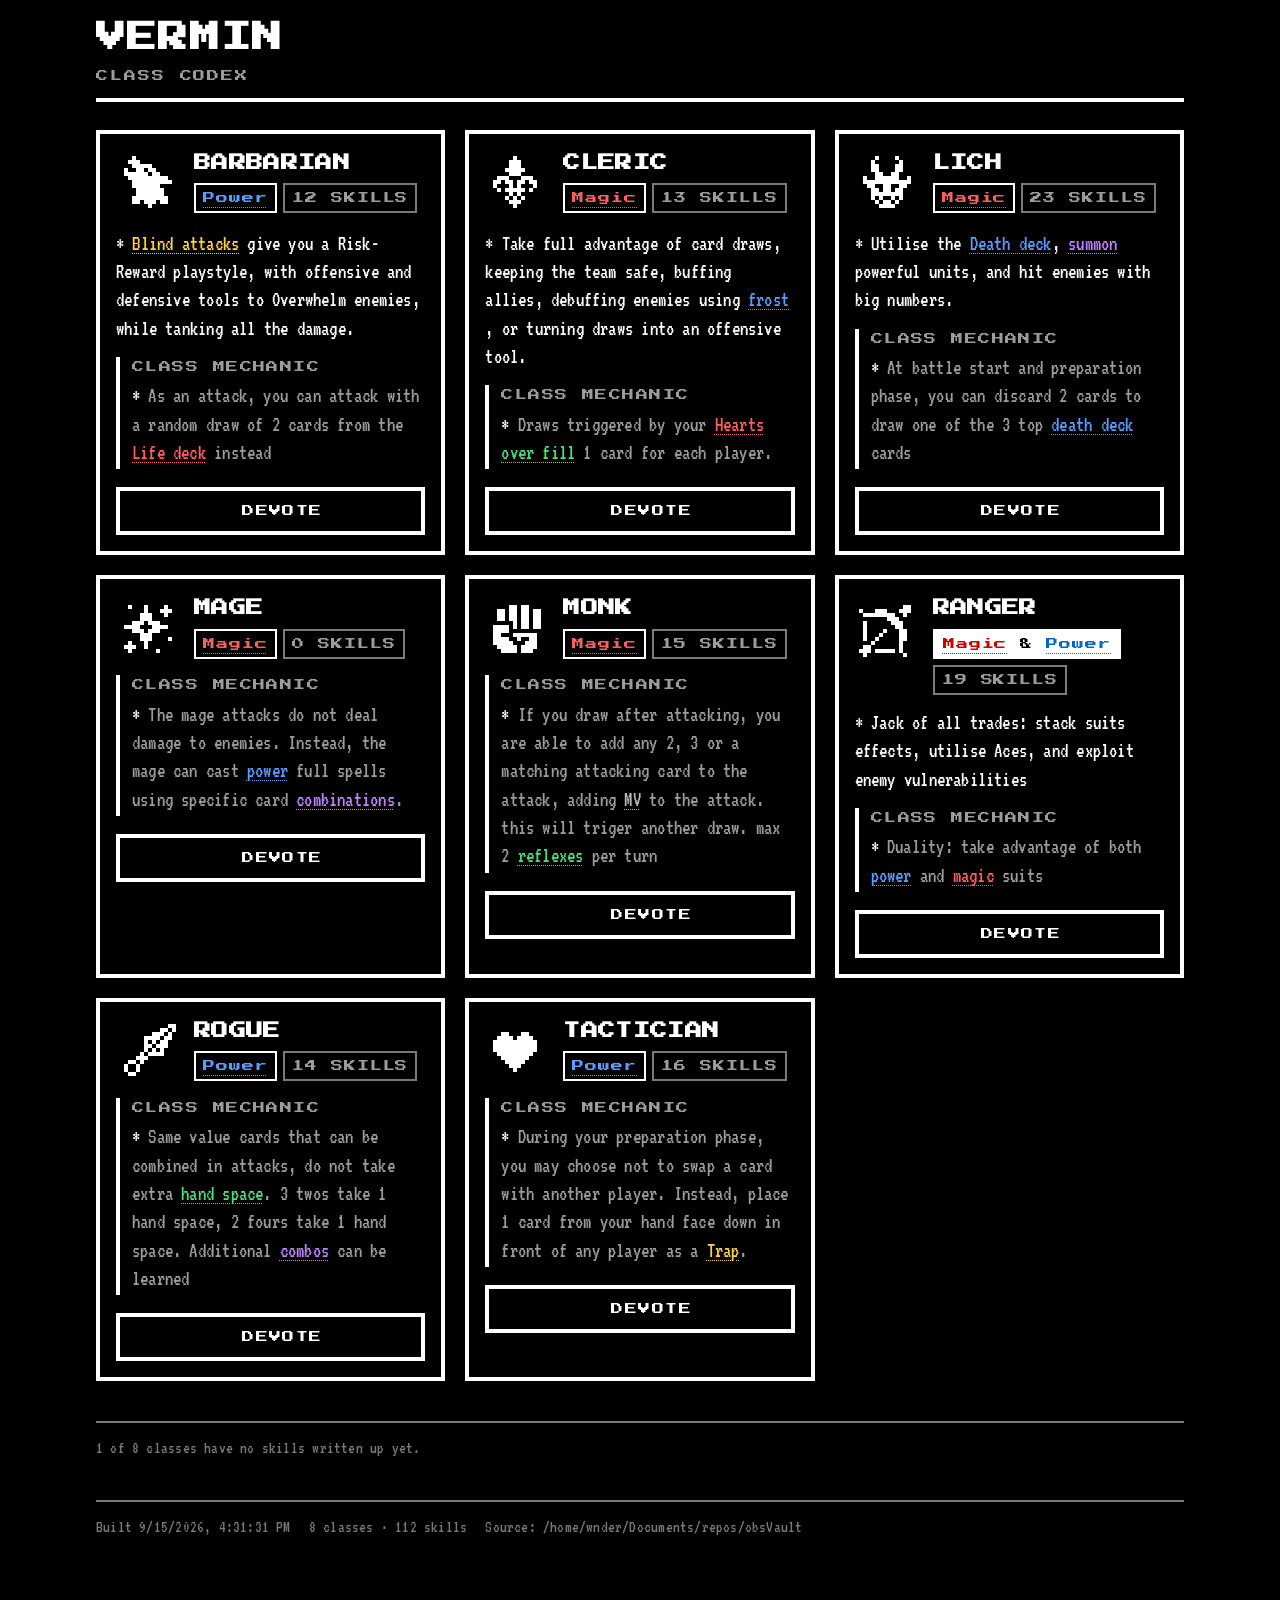
<file: index.html>
<!DOCTYPE html>
<html lang="en">
<head>
<meta charset="utf-8">
<meta name="viewport" content="width=device-width, initial-scale=1, viewport-fit=cover">
<meta name="color-scheme" content="dark">
<title>Vermin — Class Codex</title>
<meta name="description" content="Classes and skills for Vermin, read straight out of the vault.">
<link rel="icon" href="favicon.svg" type="image/svg+xml">
<link rel="preconnect" href="https://fonts.googleapis.com">
<link rel="preconnect" href="https://fonts.gstatic.com" crossorigin>
<link rel="stylesheet" href="https://fonts.googleapis.com/css2?family=Press+Start+2P&amp;family=VT323&amp;display=swap">
<link rel="stylesheet" href="style.css">
</head>
<body>

<header class="masthead">
  <h1>Vermin</h1>
  <span class="sub">Class Codex</span>
</header>

<main class="grid" id="classes"></main>

<p class="foot"><span id="note"></span></p>

<footer class="foot" id="stamp"></footer>

<script src="data.js"></script>
<script src="sprites.js"></script>
<script src="app.js"></script>
</body>
</html>
</file>
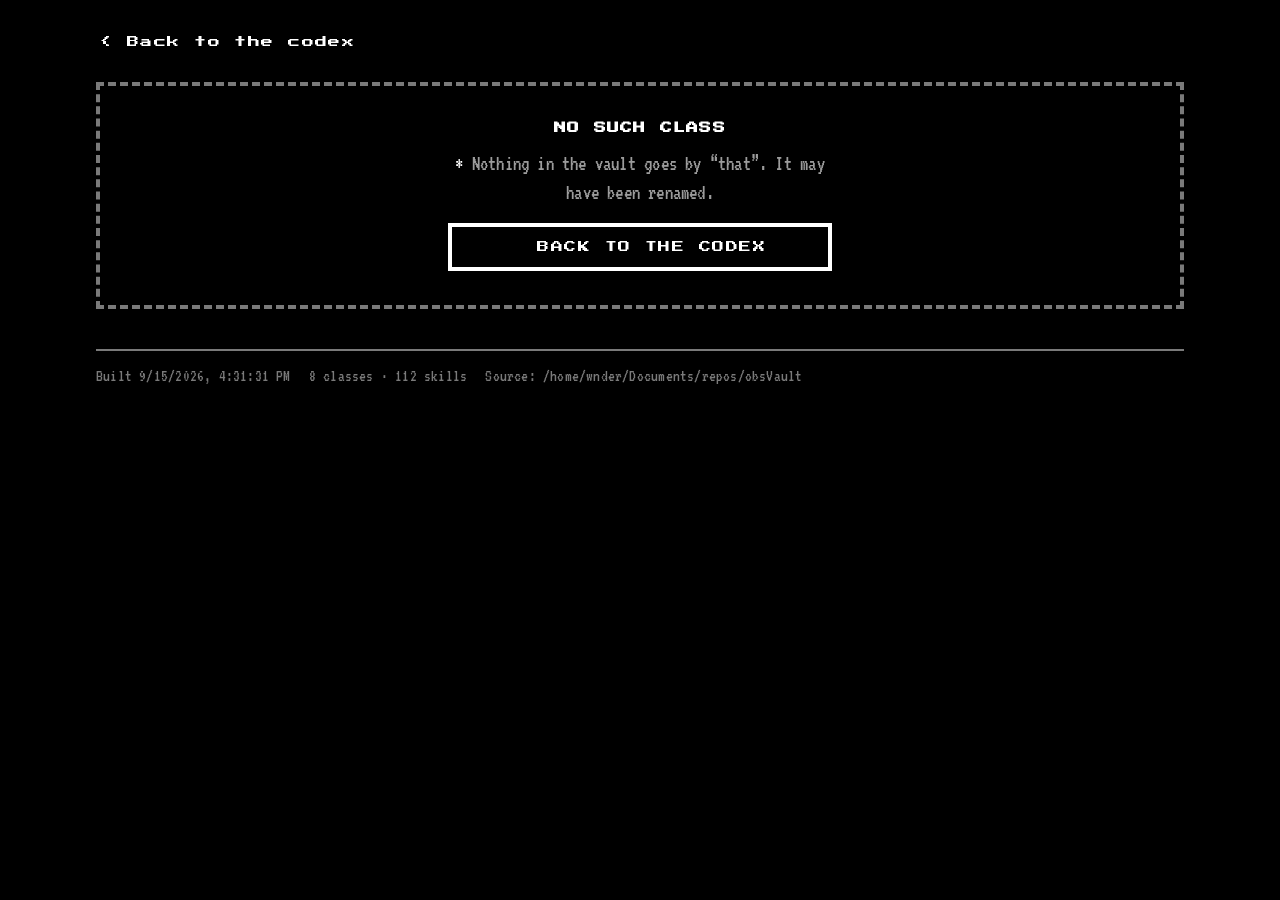
<file: class.html>
<!DOCTYPE html>
<html lang="en">
<head>
<meta charset="utf-8">
<meta name="viewport" content="width=device-width, initial-scale=1, viewport-fit=cover">
<meta name="color-scheme" content="dark">
<title>Class — Vermin</title>
<meta name="description" content="Skills, tiers and tags for a Vermin class.">
<link rel="icon" href="favicon.svg" type="image/svg+xml">
<link rel="preconnect" href="https://fonts.googleapis.com">
<link rel="preconnect" href="https://fonts.gstatic.com" crossorigin>
<link rel="stylesheet" href="https://fonts.googleapis.com/css2?family=Press+Start+2P&amp;family=VT323&amp;display=swap">
<link rel="stylesheet" href="style.css">
</head>
<body>

<a class="back" href="index.html">&lt; Back to the codex</a>

<main id="class-root"></main>

<footer class="foot" id="stamp"></footer>

<script src="data.js"></script>
<script src="sprites.js"></script>
<script src="app.js"></script>
</body>
</html>
</file>
<file: style.css>
/* Vermin class codex — white on black, Undertale/Deltarune UI discipline.
   Rules of the house: square corners, 3-4px white borders, no shadows,
   no gradients, and a full colour inversion when something is selected. */

:root {
  --bg: #000;
  --fg: #fff;
  --dim: #9c9c9c;
  --faint: #7a7a7a; /* 4.9:1 on black — the darkest grey that still passes AA */
  --soul: #ff2d2d;

  --pixel: 'Press Start 2P', ui-monospace, 'Courier New', monospace;
  --prose: 'VT323', ui-monospace, 'Courier New', monospace;

  --line: 4px;
  --gap: 16px;

  /* Keyword colours. A note in Rules/Keywords picks one by name, so this list
     is the other half of KW_COLORS in build.mjs — add to both or the build
     warns. Every one clears WCAG AA on black; raw #0000ff is only 2.4:1 and
     would be unreadable, hence the lighter blue. */
  --kw-red: #ff5f5f;
  --kw-blue: #5b9dff;
  --kw-gold: #ffd23f;
  --kw-green: #4ade80;
  --kw-purple: #c084fc;
  --kw-grey: #b8b8b8;
}

* {
  box-sizing: border-box;
}

html {
  background: var(--bg);
  -webkit-text-size-adjust: 100%;
}

body {
  margin: 0 auto;
  padding: 20px 16px 64px;
  max-width: 1120px;
  background: var(--bg);
  color: var(--fg);
  font-family: var(--prose);
  font-size: 21px;
  line-height: 1.35;
  letter-spacing: 0.01em;
}

/* Undertale narration bullet — used for the flavour copy. */
.star::before {
  content: '* ';
  color: var(--fg);
}

a {
  color: inherit;
}

/* --- masthead ------------------------------------------------------------ */

.masthead {
  border-bottom: var(--line) solid var(--fg);
  padding-bottom: 14px;
  margin-bottom: 28px;
}

.masthead h1 {
  font-family: var(--pixel);
  font-size: 30px;
  line-height: 1.25;
  margin: 0;
  letter-spacing: 0.04em;
  text-transform: uppercase;
}

.masthead .sub {
  display: block;
  margin-top: 10px;
  font-family: var(--pixel);
  font-size: 12px;
  letter-spacing: 0.16em;
  color: var(--dim);
  text-transform: uppercase;
}

.masthead .blurb {
  margin: 14px 0 0;
  color: var(--dim);
  max-width: 62ch;
}

/* --- class grid ---------------------------------------------------------- */

.grid {
  display: grid;
  grid-template-columns: 1fr;
  gap: 20px;
}

@media (min-width: 720px) {
  .grid {
    grid-template-columns: repeat(auto-fill, minmax(330px, 1fr));
  }
}

.card {
  border: var(--line) solid var(--fg);
  padding: 18px 16px 16px;
  display: flex;
  flex-direction: column;
  gap: 14px;
  background: var(--bg);
}

.card__head {
  display: flex;
  gap: 14px;
  align-items: flex-start;
}

.card__id {
  min-width: 0;
}

.card__name {
  font-family: var(--pixel);
  font-size: 17px;
  line-height: 1.3;
  margin: 0 0 9px;
  text-transform: uppercase;
  letter-spacing: 0.02em;
  word-break: break-word;
}

/* --- pixel sprites ------------------------------------------------------- */

.sprite {
  width: 64px;
  height: 64px;
  flex: none;
  fill: currentColor;
  color: var(--fg);
}

.hero .sprite {
  width: 104px;
  height: 104px;
}

img.sprite {
  image-rendering: pixelated;
  object-fit: contain;
}

/* --- affiliation badges -------------------------------------------------- */
/* Outlined, with the word itself coloured by the keyword machinery below.
   Magic and Power are keywords, so "==Magic==" lights up red on its own. */

.badge {
  display: inline-block;
  font-family: var(--pixel);
  font-size: 12px;
  letter-spacing: 0.08em;
  text-transform: uppercase;
  padding: 5px 7px;
  border: 2px solid var(--fg);
  /* Not nowrap. Beside a 64px sprite the card head leaves this only ~170px on
     a 320px screen, and the pixel font is square — "Magic & Power" would set a
     min-content width wider than the whole card. It breaks to two lines. */
  max-width: 100%;
  overflow-wrap: break-word;
}

/* Magic/Power take their colour from the `.kw` span inside, not from here —
   inverting the badge would put blue text on a white field and sink it below
   AA. The combined "Magic & Power" badge inverts, which is the one case where
   no single colour can win. */
.badge--both {
  background: var(--fg);
  color: var(--bg);
  border-style: double;
  border-width: 6px;
  padding: 1px 4px;
}

.badge--count {
  border-color: var(--faint);
  color: var(--dim);
}

.card__badges {
  display: flex;
  flex-wrap: wrap;
  gap: 6px;
}

/* --- play style + mechanic ----------------------------------------------- */

.playstyle {
  margin: 0;
  color: var(--fg);
}

.mechanic {
  border-left: var(--line) solid var(--fg);
  padding: 2px 0 2px 12px;
}

.mechanic__label {
  display: block;
  font-family: var(--pixel);
  font-size: 12px;
  letter-spacing: 0.12em;
  color: var(--dim);
  text-transform: uppercase;
  margin-bottom: 7px;
}

.mechanic p {
  margin: 0;
  color: var(--dim);
}

/* --- ratings ------------------------------------------------------------- */

/* One criterion per line, always. The criterion names are long ("Turn Economy
   & Action Economy") and two columns inside a 350px card clips them. */
.ratings {
  display: grid;
  grid-template-columns: 1fr;
  gap: 4px;
  margin-top: auto;
}

.rating {
  display: flex;
  align-items: center;
  justify-content: space-between;
  gap: 10px;
  font-size: 18px;
  color: var(--dim);
  min-width: 0; /* without this the nowrap label forces the grid wider than the card */
}

/* Wrap rather than ellipsize: a half-shown criterion name is worse than a
   second line. */
.rating__label {
  min-width: 0;
  overflow-wrap: break-word;
}

.rating__pips {
  flex: none;
  display: flex;
  gap: 2px;
}

/* A pip is lit or dark — same chunky pixel as the sprites. */
.pip {
  width: 7px;
  height: 12px;
  border: 1px solid var(--faint);
}

.pip--on {
  background: var(--fg);
  border-color: var(--fg);
}

/* --- buttons ------------------------------------------------------------- */
/* Deltarune select box: the entire element flips to white when chosen. */

.btn {
  display: flex;
  align-items: center;
  justify-content: center;
  gap: 10px;
  min-height: 48px;
  padding: 12px 18px;
  border: var(--line) solid var(--fg);
  background: var(--bg);
  color: var(--fg);
  font-family: var(--pixel);
  font-size: 12px;
  letter-spacing: 0.12em;
  text-transform: uppercase;
  text-decoration: none;
  cursor: pointer;
  -webkit-tap-highlight-color: transparent;
}

.btn:hover,
.btn:focus-visible,
.btn.is-active {
  background: var(--fg);
  color: var(--bg);
  outline: none;
}

/* The SOUL appears on the option you are pointing at. */
.btn .soul {
  color: var(--soul);
  opacity: 0;
}

.btn:hover .soul,
.btn:focus-visible .soul,
.btn.is-active .soul {
  opacity: 1;
}

.btn--devote {
  margin-top: 4px;
  width: 100%;
}

/* --- class detail page --------------------------------------------------- */

.back {
  display: inline-flex;
  align-items: center;
  min-height: 44px;
  font-family: var(--pixel);
  font-size: 12px;
  letter-spacing: 0.12em;
  text-decoration: none;
  padding: 0 4px;
  margin-bottom: 18px;
}

.back:hover,
.back:focus-visible {
  background: var(--fg);
  color: var(--bg);
  outline: none;
}

.hero {
  display: flex;
  flex-direction: column;
  gap: 16px;
  border: var(--line) solid var(--fg);
  padding: 20px 18px;
  margin-bottom: 24px;
}

@media (min-width: 640px) {
  .hero {
    flex-direction: row;
    align-items: flex-start;
    gap: 24px;
  }
}

.hero__body {
  min-width: 0;
  flex: 1;
}

.hero__name {
  font-family: var(--pixel);
  font-size: 24px;
  line-height: 1.3;
  margin: 0 0 12px;
  text-transform: uppercase;
  letter-spacing: 0.03em;
  word-break: break-word;
}

.hero .ratings {
  margin-top: 18px;
}

/* --- filters ------------------------------------------------------------- */

.filters {
  border: var(--line) solid var(--fg);
  padding: 14px;
  margin-bottom: 22px;
  display: flex;
  flex-direction: column;
  gap: 14px;
}

.filter-group {
  display: flex;
  flex-wrap: wrap;
  align-items: center;
  gap: 8px;
}

.filter-group__label {
  font-family: var(--pixel);
  font-size: 12px;
  letter-spacing: 0.12em;
  color: var(--dim);
  text-transform: uppercase;
  width: 100%;
}

/* Filter chips: 44px tall so they clear a finger. */
.chip {
  min-height: 44px;
  padding: 10px 14px;
  border: 3px solid var(--fg);
  background: var(--bg);
  color: var(--fg);
  font-family: var(--pixel);
  font-size: 12px;
  letter-spacing: 0.1em;
  text-transform: uppercase;
  cursor: pointer;
  -webkit-tap-highlight-color: transparent;
}

/* Dashed border marks the chip under the cursor; an already-pressed chip is
   inverted, so it doesn't need the hint. */
.chip:not([aria-pressed='true']):hover,
.chip:focus-visible {
  outline: none;
  border-style: dashed;
}

.chip[aria-pressed='true'] {
  background: var(--fg);
  color: var(--bg);
}

.filters__actions {
  display: flex;
  gap: 10px;
  align-items: center;
  border-top: 2px solid var(--faint);
  padding-top: 14px;
}

.filters__count {
  font-family: var(--pixel);
  font-size: 12px;
  letter-spacing: 0.1em;
  color: var(--dim);
  text-transform: uppercase;
  margin-left: auto;
}

/* --- skill tables -------------------------------------------------------- */
/* One table per tier: Skill | Tags | Effect. Trigger is parsed by the build
   but not shown. Below 640px each row folds into a stacked block. */

.skills {
  display: flex;
  flex-direction: column;
  gap: 34px;
}

.tier__head {
  display: flex;
  align-items: baseline;
  justify-content: space-between;
  gap: 12px;
  font-family: var(--pixel);
  font-size: 14px;
  letter-spacing: 0.1em;
  text-transform: uppercase;
  margin: 0 0 12px;
  padding-bottom: 8px;
  border-bottom: var(--line) solid var(--fg);
}

.tier__count {
  font-size: 12px;
  color: var(--dim);
  white-space: nowrap;
}

.skill-table {
  width: 100%;
  border-collapse: collapse;
  text-align: left;
  /* Fixed, so the colgroup widths below are obeyed rather than guessed. */
  table-layout: fixed;
}

.skill-table th {
  font-family: var(--pixel);
  font-size: 12px;
  letter-spacing: 0.1em;
  text-transform: uppercase;
  color: var(--faint);
  font-weight: normal;
  padding: 0 12px 8px 0;
  border-bottom: 2px solid var(--faint);
}

.skill-table td {
  padding: 14px 12px 14px 0;
  border-bottom: 2px solid #262626;
  vertical-align: top;
}

.skill-table tr:last-child td {
  border-bottom: 0;
}

/* Fixed layout keeps the three columns aligned down the table; the widths are
   the whole design decision. Tags get the most room because that is what you
   scan for, and they are chips rather than text. */
.col-skill { width: 30%; }
.col-tags { width: 30%; }
.col-effect { width: 40%; }

.skill__name {
  font-family: var(--pixel);
  font-size: 13px;
  line-height: 1.5;
  margin: 0;
  text-transform: uppercase;
  letter-spacing: 0.02em;
  /* Without min-width:0 a nowrap grid/flex child can push past its column. */
  min-width: 0;
  overflow-wrap: break-word;
}

.skill__src {
  display: block;
  margin-top: 6px;
  font-size: 19px;
  color: var(--faint);
  overflow-wrap: break-word;
}

.skill__tags {
  display: flex;
  flex-wrap: wrap;
  gap: 6px;
}

.skill__effect {
  margin: 0;
  color: var(--fg);
}

/* Tags are the thing you filter by, so they get chip weight — a solid border
   and the same font and size as the effect text beside them, not the dim
   hairline badge they used to be. Prose at 21px, not the pixel font: the pixel
   font is monospaced-square, so the same word at a readable pixel size is
   nearly twice as wide, and "Sacrifice" would eat the whole column. */
.tag-chip {
  display: inline-block;
  font-family: var(--prose);
  font-size: 21px;
  line-height: 1.2;
  padding: 4px 8px;
  border: 2px solid var(--fg);
  max-width: 100%;
  /* Wraps rather than bursting the cell. The chip border is the affordance
     here, so the dotted underline would just be noise. */
  overflow-wrap: break-word;
}

.tag-chip .kw {
  text-decoration: none;
}

@media (max-width: 639px) {
  /* Fold each row into a card. The header row is redundant once every cell
     carries its own label. */
  .skill-table,
  .skill-table tbody,
  .skill-table tr,
  .skill-table td {
    display: block;
    width: auto;
  }

  .skill-table thead {
    display: none;
  }

  .skill-table {
    border-top: var(--line) solid var(--fg);
  }

  .skill-table tr {
    padding: 16px 0;
    border-bottom: var(--line) solid var(--fg);
  }

  .skill-table td {
    padding: 0 0 10px;
    border-bottom: 0;
  }

  .skill-table td:last-child {
    padding-bottom: 0;
  }

  .skill-table td[data-label]::before {
    content: attr(data-label);
    display: block;
    font-family: var(--pixel);
    font-size: 12px;
    letter-spacing: 0.1em;
    text-transform: uppercase;
    color: var(--faint);
    margin-bottom: 6px;
  }
}

/* --- keywords ------------------------------------------------------------ */
/* A keyword is a term with a note in Rules/Keywords. Everywhere it appears it
   takes that note's colour and becomes a button that explains itself. */

.kw {
  /* Reset — this is a <button>, but it must read as a word, not a control. */
  font: inherit;
  letter-spacing: inherit;
  color: inherit;
  background: none;
  border: 0;
  padding: 0;
  margin: 0;
  cursor: pointer;
  text-align: inherit;
  /* The dotted underline is the only affordance saying "this is tappable".
     Non-colour, so it still reads for a colour-blind or greyscale reader. */
  text-decoration: underline dotted;
  text-underline-offset: 3px;
  text-decoration-thickness: 1px;
  -webkit-tap-highlight-color: transparent;
}

.kw--red { color: var(--kw-red); }
.kw--blue { color: var(--kw-blue); }
.kw--gold { color: var(--kw-gold); }
.kw--green { color: var(--kw-green); }
.kw--purple { color: var(--kw-purple); }
.kw--grey { color: var(--kw-grey); }

.kw:focus-visible {
  outline: 2px solid currentColor;
  outline-offset: 2px;
}

/* Open state: the word gets a wash behind it and a solid underline, so the
   popover is visibly anchored to something. */
.kw[aria-expanded='true'] {
  background: rgba(255, 255, 255, 0.16);
  text-decoration-style: solid;
}

/* On a white field (the popover, an inverted badge) the palette entries are
   too light to read. Darken just those, so a keyword inside its own
   explanation still works. */
.on-light .kw--red { color: #c00; }
.on-light .kw--blue { color: #06c; }
.on-light .kw--gold { color: #8a6100; }
.on-light .kw--green { color: #16772f; }
.on-light .kw--purple { color: #6b21a8; }
.on-light .kw--grey { color: #4a4a4a; }

/* The explanation. Inverted like a selected Deltarune menu row, which also
   means it needs no shadow to separate it from the black page. */
.pop {
  position: fixed;
  z-index: 40;
  max-width: min(360px, calc(100vw - 24px));
  background: var(--fg);
  color: var(--bg);
  border: var(--line) solid var(--fg);
  padding: 12px 14px 14px;
}

.pop[hidden] {
  display: none;
}

.pop__name {
  font-family: var(--pixel);
  font-size: 12px;
  line-height: 1.5;
  letter-spacing: 0.1em;
  text-transform: uppercase;
  margin: 0 0 8px;
  color: var(--bg); /* the keyword's own colour would be invisible on white */
}

.pop__body {
  margin: 0;
  font-size: 19px;
  line-height: 1.3;
}

/* --- empty state --------------------------------------------------------- */

.empty {
  border: var(--line) dashed var(--faint);
  padding: 34px 20px;
  text-align: center;
}

.empty h2 {
  font-family: var(--pixel);
  font-size: 12px;
  letter-spacing: 0.1em;
  margin: 0 0 14px;
  text-transform: uppercase;
  color: var(--fg);
}

.empty p {
  margin: 0 auto;
  max-width: 48ch;
  color: var(--dim);
}

/* --- footer -------------------------------------------------------------- */

.foot {
  margin-top: 40px;
  border-top: 2px solid var(--faint);
  padding-top: 14px;
  font-size: 17px;
  color: var(--faint);
  display: flex;
  flex-wrap: wrap;
  gap: 6px 18px;
}

@media (prefers-reduced-motion: reduce) {
  * {
    transition: none !important;
  }
}
</file>
